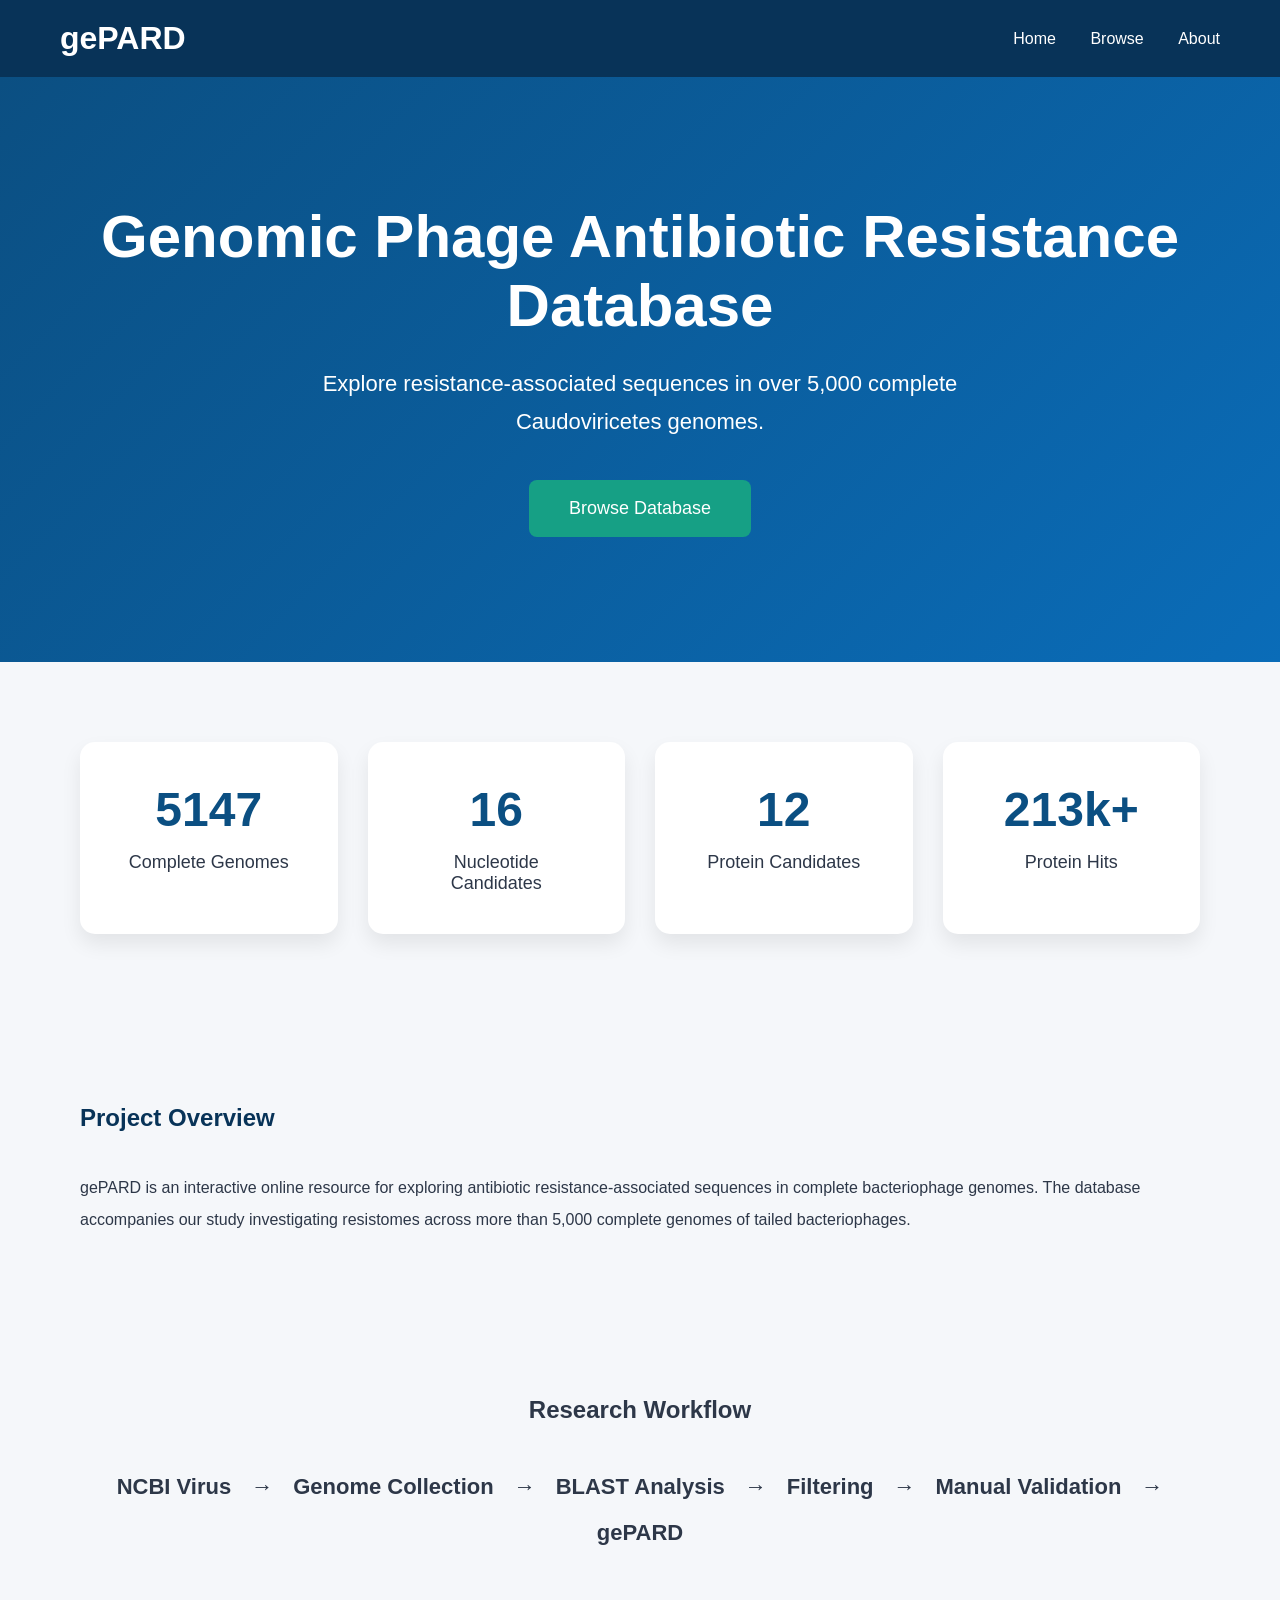
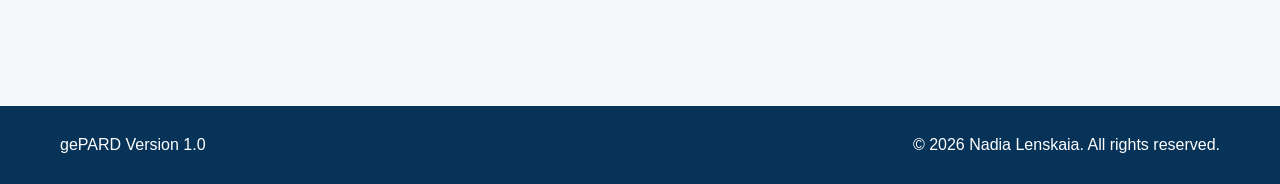
<file: index.html>
<!DOCTYPE html>
<html lang="en">

<head>

    <meta charset="UTF-8">
    <meta name="viewport"
          content="width=device-width, initial-scale=1.0">

    <title>gePARD | Phage Antibiotic Resistance Database</title>

    <link rel="stylesheet"
          href="css/style.css">

</head>

<body>

<header>

    <div class="logo">

        gePARD

    </div>

    <nav>

        <a href="#">Home</a> <!--
        <a href="pages/search.html">Search</a> -->
        <a href="pages/browse.html">Browse</a> <!--
        <a href="pages/statistics.html">Statistics</a>
        <a href="pages/methods.html">Methods</a> -->
        <a href="pages/about.html">About</a>

    </nav>

</header>

<section class="hero">

    <div class="hero-content">

        <h1>
           Genomic Phage Antibiotic Resistance Database
        </h1>

        <p>

            Explore resistance-associated sequences in over
            5,000 complete Caudoviricetes genomes.

        </p>

        <button id="browseButton">

            Browse Database

        </button>

    </div>

</section>

<section class="stats">

    <div class="card">

        <h2>5147</h2>

        <p>Complete Genomes</p>

    </div>

    <div class="card">

        <h2>16</h2>

        <p>Nucleotide Candidates</p>

    </div>

    <div class="card">

        <h2>12</h2>

        <p>Protein Candidates</p>

    </div>

    <div class="card">

        <h2>213k+</h2>

        <p>Protein Hits</p>

    </div>

</section>

<section class="overview">

<h2>

Project Overview

</h2>

<p>

gePARD is an interactive online resource for exploring
antibiotic resistance-associated sequences in complete
bacteriophage genomes. The database accompanies our
study investigating resistomes across more than
5,000 complete genomes of tailed bacteriophages.

</p>

</section>

<section class="workflow">

<h2>

Research Workflow

</h2>

<div class="workflow-box">

NCBI Virus

<span>→</span>

Genome Collection

<span>→</span>

BLAST Analysis

<span>→</span>

Filtering

<span>→</span>

Manual Validation

<span>→</span>

gePARD

</div>

</section>

<footer>

<div>

gePARD Version 1.0

</div>

<div>

© 2026 Nadia Lenskaia. All rights reserved.

</div>

</footer>

<script src="js/database.js"></script>
<script src="js/app.js"></script>

</body>

</html>
</file>
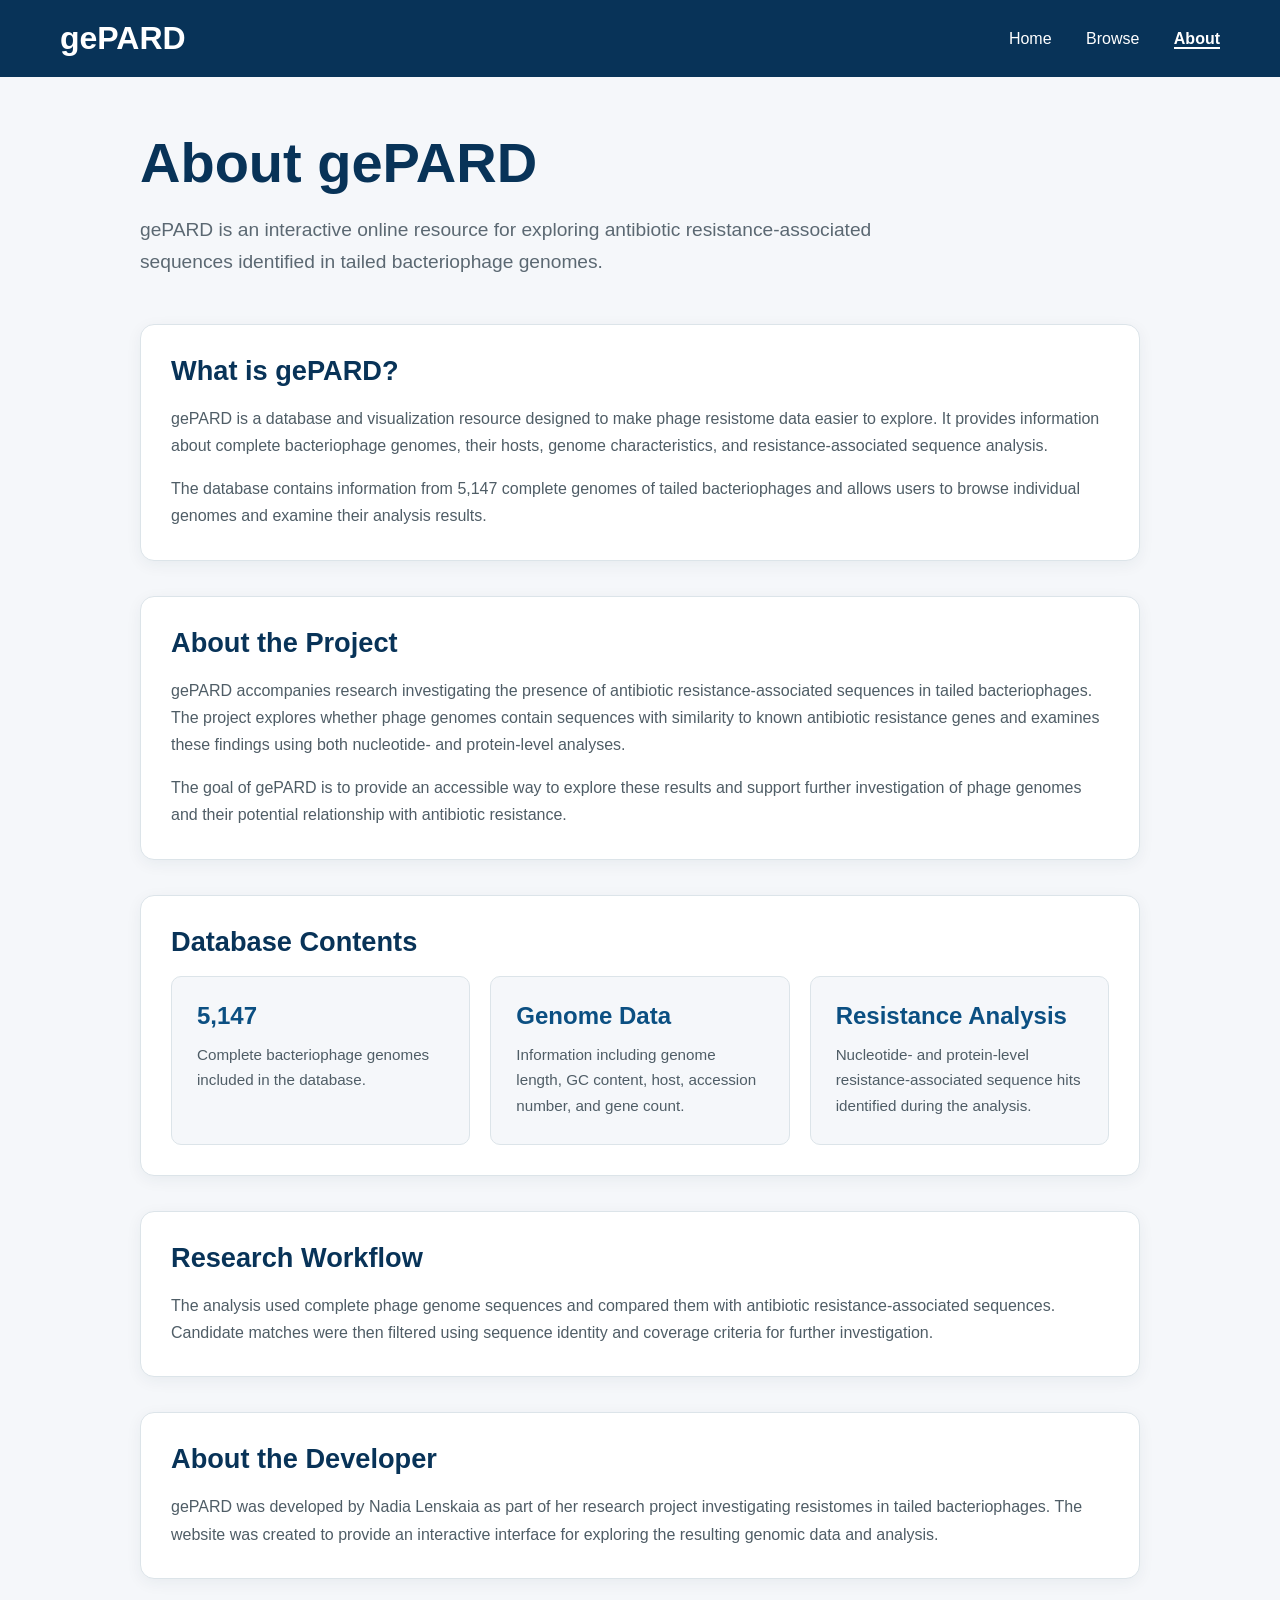
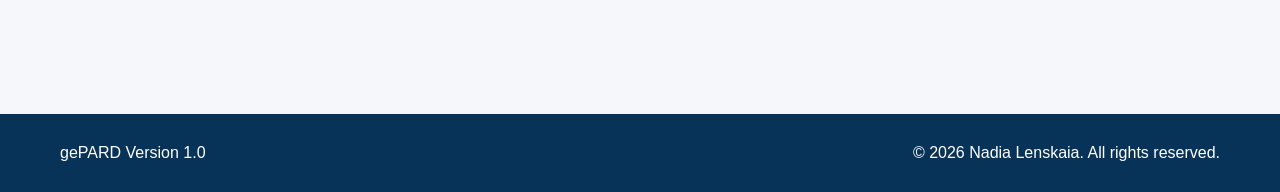
<file: pages/about.html>
<!DOCTYPE html>
<html lang="en">

<head>

    <meta charset="UTF-8">
    <meta name="viewport"
          content="width=device-width, initial-scale=1.0">

    <title>About | gePARD</title>

    <link rel="stylesheet"
          href="../css/style.css">

</head>

<body>

<header>

    <a href="../index.html" class="logo">
        gePARD
    </a>

    <nav aria-label="Main navigation">

        <a href="../index.html">
            Home
        </a>
<!--
        <a href="search.html">
            Search
        </a> -->

        <a href="browse.html">
            Browse
        </a>
<!--
        <a href="statistics.html">
            Statistics
        </a>

        <a href="methods.html">
            Methods
        </a> -->

        <a
            href="about.html"
            class="active"
            aria-current="page">
            About
        </a>

    </nav>

</header>


<main class="about-page">

    <section class="about-intro">
<!--
        <p class="page-label">
            ABOUT gePARD
        </p> -->

        <h1>
            About gePARD
        </h1>

        <p class="about-lead">
            gePARD is an interactive online resource for exploring
            antibiotic resistance-associated sequences identified
            in tailed bacteriophage genomes.
        </p>

    </section>


    <section class="about-section">

        <h2>
            What is gePARD?
        </h2>

        <p>
            gePARD is a database and visualization resource designed
            to make phage resistome data easier to explore. It provides
            information about complete bacteriophage genomes, their
            hosts, genome characteristics, and resistance-associated
            sequence analysis.
        </p>

        <p>
            The database contains information from 5,147 complete
            genomes of tailed bacteriophages and allows users to
            browse individual genomes and examine their analysis
            results.
        </p>

    </section>


    <section class="about-section">

        <h2>
            About the Project
        </h2>

        <p>
            gePARD accompanies research investigating the presence
            of antibiotic resistance-associated sequences in tailed
            bacteriophages. The project explores whether phage genomes
            contain sequences with similarity to known antibiotic
            resistance genes and examines these findings using both
            nucleotide- and protein-level analyses.
        </p>

        <p>
            The goal of gePARD is to provide an accessible way to
            explore these results and support further investigation
            of phage genomes and their potential relationship with
            antibiotic resistance.
        </p>

    </section>


    <section class="about-section">

        <h2>
            Database Contents
        </h2>

        <div class="about-grid">

            <div class="about-card">

                <h3>
                    5,147
                </h3>

                <p>
                    Complete bacteriophage genomes included in the
                    database.
                </p>

            </div>


            <div class="about-card">

                <h3>
                    Genome Data
                </h3>

                <p>
                    Information including genome length, GC content,
                    host, accession number, and gene count.
                </p>

            </div>


            <div class="about-card">

                <h3>
                    Resistance Analysis
                </h3>

                <p>
                    Nucleotide- and protein-level resistance-associated
                    sequence hits identified during the analysis.
                </p>

            </div>

        </div>

    </section>


    <section class="about-section">

        <h2>
            Research Workflow
        </h2>

        <p>
            The analysis used complete phage genome sequences and
            compared them with antibiotic resistance-associated
            sequences. Candidate matches were then filtered using
            sequence identity and coverage criteria for further
            investigation.
        </p>
<!--
        <p>
            More information about the data processing and analysis
            is available on the
            <a href="methods.html">Methods</a>
            page.
        </p> -->

    </section>


    <section class="about-section">

        <h2>
            About the Developer
        </h2>

        <p>
            gePARD was developed by Nadia Lenskaia as part of her research project
            investigating resistomes in tailed bacteriophages.
            The website was created to provide an interactive
            interface for exploring the resulting genomic data
            and analysis.
        </p>

    </section>

<!--
    <section class="about-section about-contact">

        <h2>
            Learn More
        </h2>

        <p>
            Explore the database using the
            <a href="browse.html">Browse</a>
            page, search for individual genomes using
            <a href="search.html">Search</a>,
            or learn more about the analysis through the
            <a href="methods.html">Methods</a>
            page.
        </p>

    </section> -->

</main>


<footer>

    <div>
        gePARD Version 1.0
    </div>

    <div>
        © 2026 Nadia Lenskaia. All rights reserved.
    </div>

</footer>

</body>

</html>
</file>
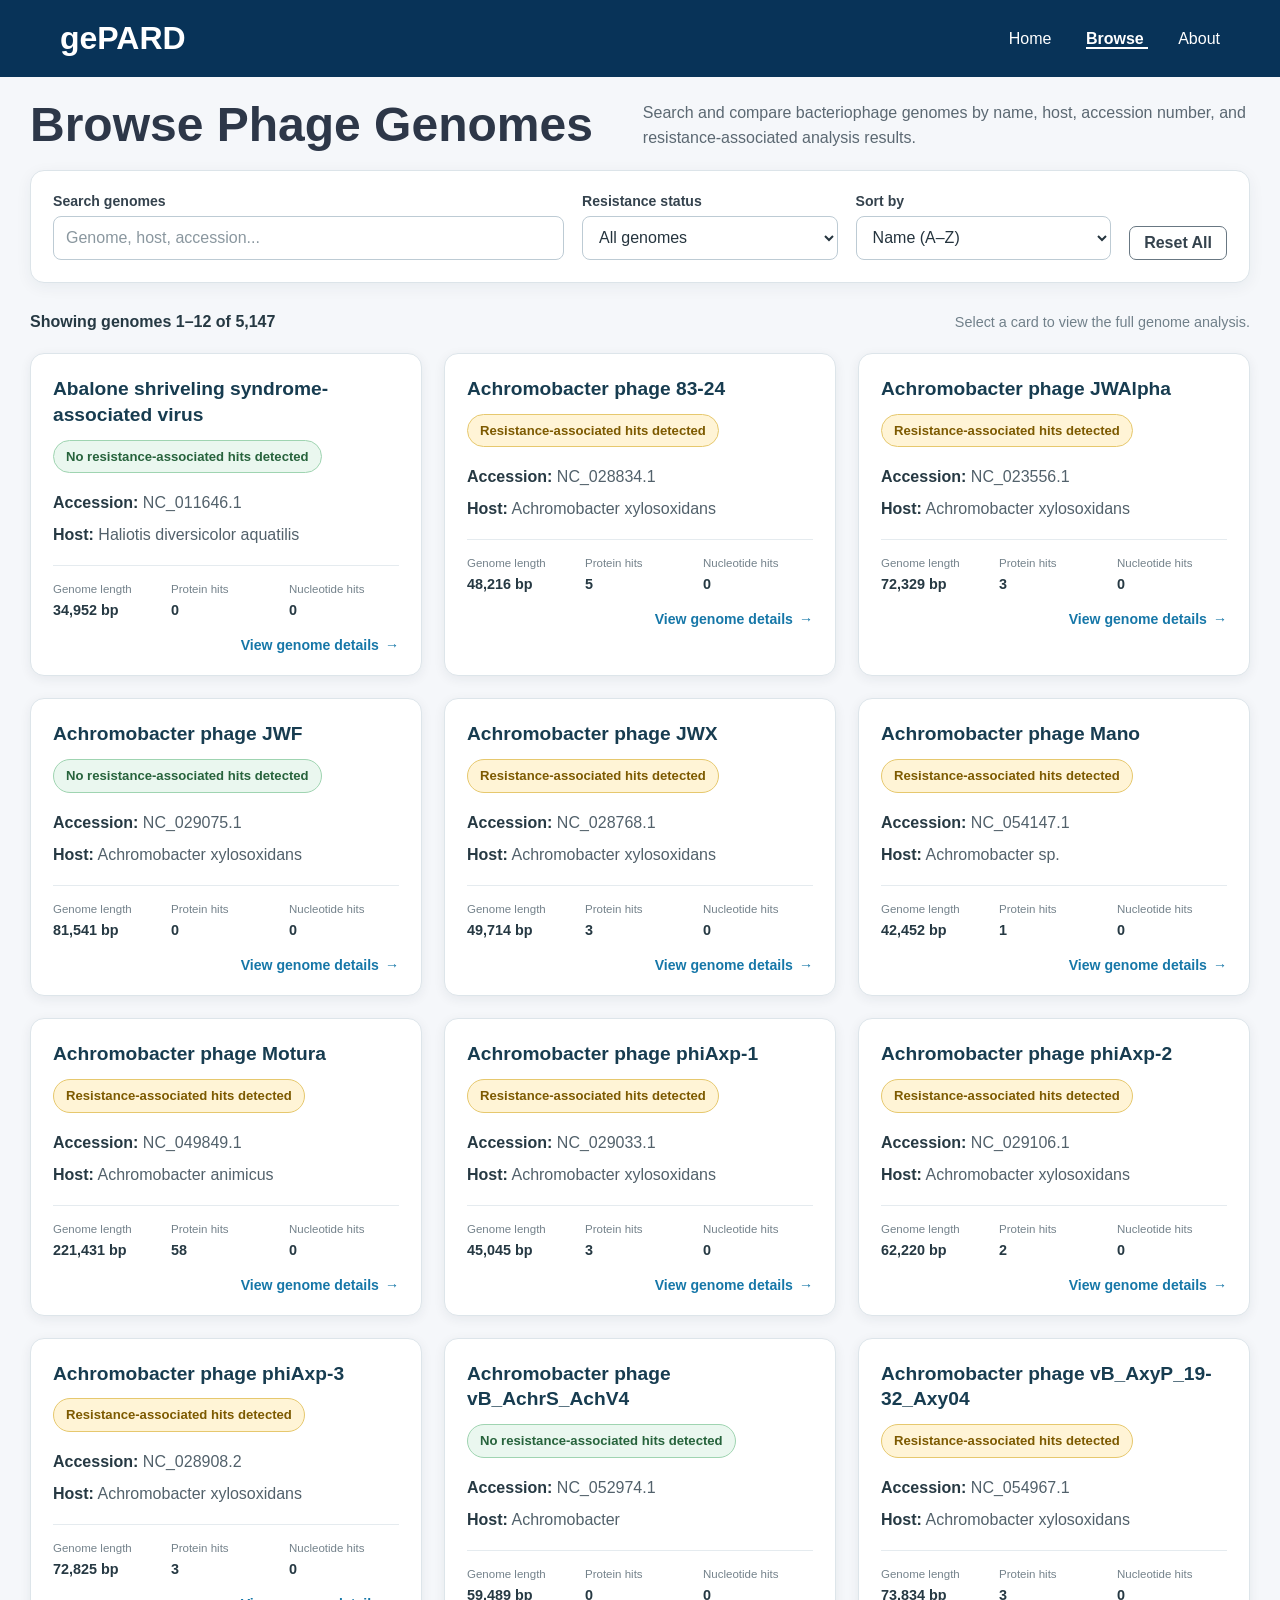
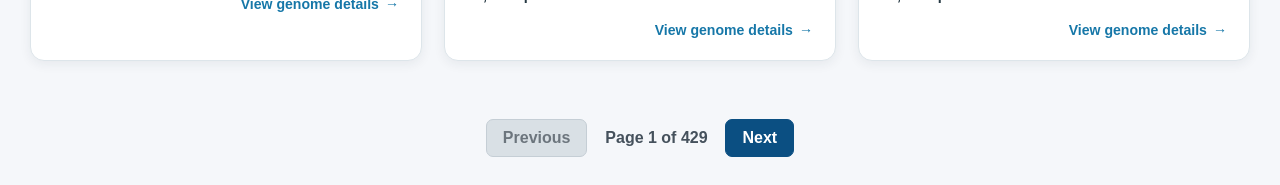
<file: pages/browse.html>
<!DOCTYPE html>
<html lang="en">

<head>

    <meta charset="UTF-8">
    <meta name="viewport" content="width=device-width, initial-scale=1.0">

    <title>Browse Genomes | gePARD</title>

    <link rel="stylesheet" href="../css/style.css">

</head>

<body>

<header>

    <a href="../index.html" class="logo">
        gePARD
    </a>

    <nav aria-label="Main navigation">

        <a href="../index.html">
            Home
        </a>
<!--
        <a href="search.html">
            Search
        </a> -->

        <a
            href="browse.html"
            class="active"
            aria-current="page">
            Browse
        </a>
<!--
        <a href="statistics.html">
            Statistics
        </a>

        <a href="methods.html">
            Methods
        </a> -->

        <a href="about.html">
            About
        </a>

    </nav>

</header>

<main>

    <section class="browse-intro">

        <h1>Browse Phage Genomes</h1>

        <p class="browse-description">
            Search and compare bacteriophage genomes by name, host,
            accession number, and resistance-associated analysis results.
        </p>

    </section>

    <section class="browse-toolbar">

        <div class="browse-controls">

            <div class="control-group search-control">

                <label for="searchInput">
                    Search genomes
                </label>

                <input
                    type="search"
                    id="searchInput"
                    placeholder="Genome, host, accession..."
                    autocomplete="off">

            </div>

            <div class="control-group">

                <label for="hitFilter">
                    Resistance status
                </label>

                <select id="hitFilter">

                    <option value="all">
                        All genomes
                    </option>

                    <option value="anyHits">
                        Any resistance-associated hits
                    </option>

                    <option value="proteinHits">
                        Protein hits
                    </option>

                    <option value="nucleotideHits">
                        Nucleotide hits
                    </option>

                    <option value="highConfidence">
                        High-confidence candidates
                    </option>

                    <option value="noHits">
                        No detected hits
                    </option>

                </select>

            </div>

            <div class="control-group">

                <label for="sortSelect">
                    Sort by
                </label>

                <select id="sortSelect">

                    <option value="nameAsc">
                        Name (A–Z)
                    </option>

                    <option value="nameDesc">
                        Name (Z–A)
                    </option>

                    <option value="lengthDesc">
                        Longest Genome
                    </option>

                    <option value="lengthAsc">
                        Shortest Genome
                    </option>

                    <option value="proteinDesc">
                        Most Protein Hits
                    </option>

                    <option value="nucleotideDesc">
                        Most Nucleotide Hits
                    </option>

                </select>

            </div>

            <button
                type="button"
                id="resetBrowseButton"
                class="reset-browse-button">
                Reset All
            </button>

        </div>   

    </section>

    <div class="results-header">

        <p
            id="genomeCount"
            aria-live="polite">
        </p>

        <p class="results-hint">
            Select a card to view the full genome analysis.
        </p>

    </div>

    <div id="genomeContainer"></div>

    <div id="paginationControls"></div>

</main>

<script src="../js/database.js"></script>
<script src="../js/browse.js"></script>

</body>

</html>
</file>
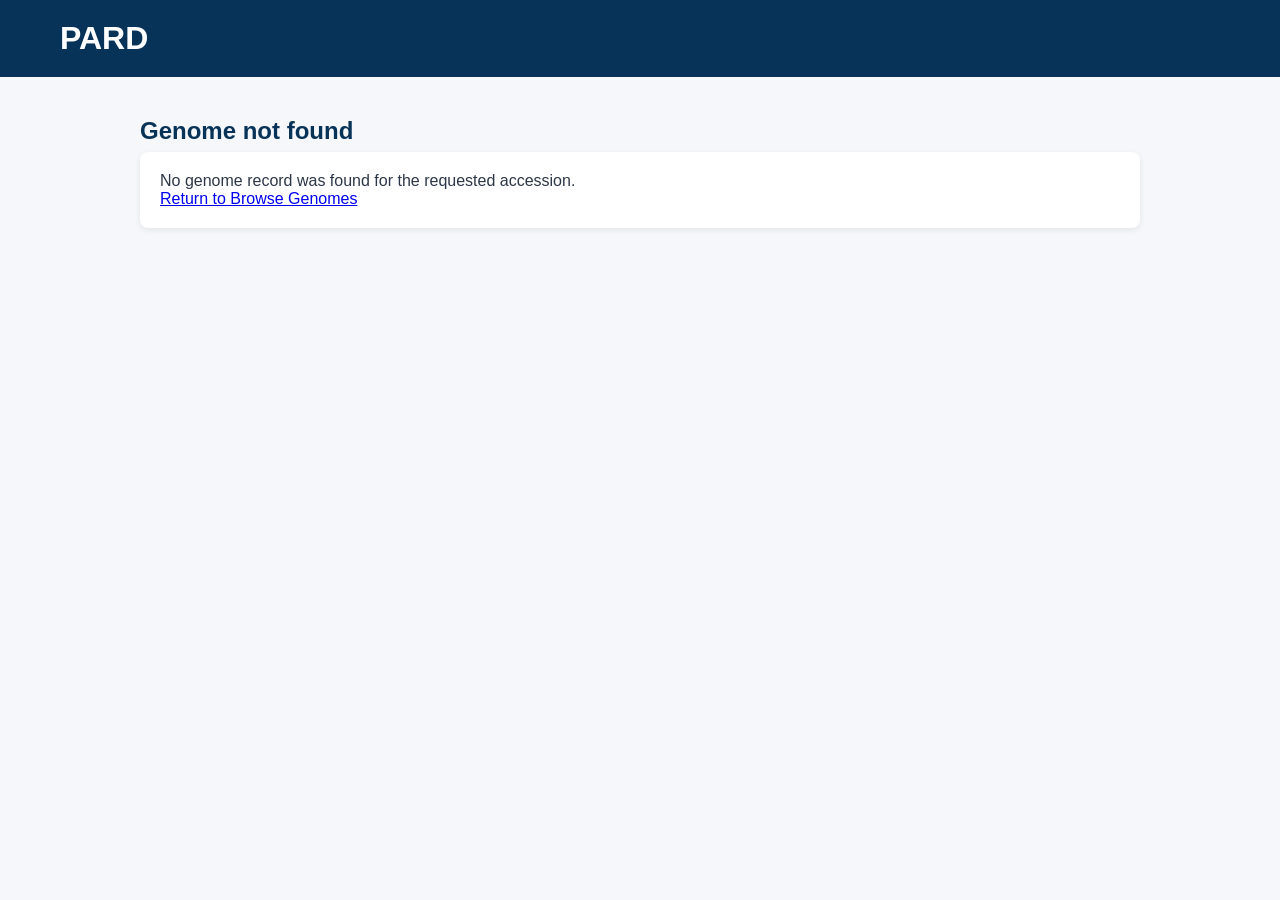
<file: pages/genome.html>
<!DOCTYPE html>

<html lang="en">

<head>

    <meta charset="UTF-8">

    <title>Genome Details | PARD</title>

    <link rel="stylesheet" href="../css/style.css">

</head>

<body>

<header>

    <h1>PARD</h1>

</header>

<main class="genome-page">

    <h2 id="genomeTitle">Loading...</h2>

    <p id="genomeAccession" class="genome-accession"></p>

    <div id="genomeContent"></div>

</main>

<script src="../js/database.js"></script>
<script src="../js/genome.js"></script>

</body>

</html>
</file>
<file: css/style.css>
*{
    margin:0;
    padding:0;
    box-sizing:border-box;
}

body{

    font-family:Arial,Helvetica,sans-serif;

    background:#f5f7fa;

    color:#2d3748;

}

header {

    display: flex;

    justify-content: space-between;

    align-items: center;

    padding: 20px 60px;

    background: #083358;

    color: white;

    position: sticky;

    top: 0;

    z-index: 1000;

}

.logo{

    color:white;

    text-decoration: none;

    font-size:32px;

    font-weight:bold;

}

nav a{

    color:white;

    text-decoration:none;

    margin-left:30px;

    transition:.3s;

}

nav a:hover{

    color:#80d4ff;

}

nav a.active {
    font-weight: 700;
    border-bottom: 2px solid currentColor;
}

.hero{

    height:65vh;

    display:flex;

    justify-content:center;

    align-items:center;

    text-align:center;

    background:linear-gradient(135deg,#0b4f82,#0a6cb8);

    color:white;

}

.hero h1{

    font-size:60px;

    margin-bottom:25px;

}

.hero p{

    width:700px;

    max-width:90%;

    margin:auto;

    line-height:1.7;

    font-size:22px;

}

.hero button{

    margin-top:40px;

    padding:18px 40px;

    border:none;

    border-radius:8px;

    background:#16a085;

    color:white;

    font-size:18px;

    cursor:pointer;

}

.hero button:hover{

    background:#1abc9c;

}

.stats{

    display:grid;

    grid-template-columns:repeat(4,1fr);

    gap:30px;

    padding:80px;

}

.card{

    background:white;

    padding:40px;

    border-radius:15px;

    text-align:center;

    box-shadow:0 10px 20px rgba(0,0,0,.08);

}

.card h2{

    font-size:48px;

    color:#0b4f82;

}

.card p{

    margin-top:15px;

    font-size:18px;

}

.overview{

    padding:80px;

    line-height:2;

}

.overview h2{

    color:#083358;

    margin-bottom:30px;

}

.workflow{

    padding:80px;

    text-align:center;

}

.workflow h2{

    margin-bottom:50px;

}

.workflow-box{

    display:flex;

    justify-content:center;

    align-items:center;

    gap:20px;

    flex-wrap:wrap;

    font-size:22px;

    font-weight:bold;

}

footer{

    margin-top:80px;

    background:#083358;

    color:white;

    display:flex;

    justify-content:space-between;

    padding:30px 60px;

}

@media(max-width:900px){

.stats{

grid-template-columns:1fr 1fr;

}

.hero h1{

font-size:42px;

}

}

@media(max-width:600px){

.stats{

grid-template-columns:1fr;

}

header{

flex-direction:column;

}

nav{

margin-top:20px;

}

.genome-actions {
    flex-direction: column;
    align-items: stretch;
}

.action-button {
    text-align: center;
}

}

#genomeContainer {
    display: grid;

    grid-template-columns:
        repeat(auto-fit, minmax(290px, 1fr));

    gap: 22px;
    padding: 22px 30px 30px;
}

.genome-card {
    position: relative;

    padding: 22px;

    background: white;
    border: 1px solid #dde5ea;
    border-radius: 14px;

    box-shadow: 0 3px 12px rgba(26, 48, 62, 0.07);

    cursor: pointer;

    transition:
        transform 0.18s ease,
        box-shadow 0.18s ease,
        border-color 0.18s ease;
}

.genome-card:hover {
    transform: translateY(-4px);
    border-color: #9ac9df;
    box-shadow: 0 10px 24px rgba(26, 48, 62, 0.13);
}

.genome-card:focus-visible {
    outline: 3px solid rgba(11, 79, 130, 0.35);
    outline-offset: 4px;

    transform: translateY(-4px);
    border-color: #9ac9df;

    box-shadow: 0 10px 24px rgba(26, 48, 62, 0.13);
}

.genome-card h2 {
    margin: 0 0 12px;

    color: #173c50;

    font-size: 1.2rem;
    line-height: 1.35;
}

.genome-card p {
    margin: 8px 0;

    color: #52616b;

    line-height: 1.5;
}

.genome-card strong {
    color: #263943;
}

.info-row {
    display: grid;
    grid-template-columns: 180px minmax(0, 1fr);
    gap: 20px;
    padding: 10px 0;
    border-bottom: 1px solid #ddd;
}

@media (max-width: 600px) {

    .info-row {
        grid-template-columns: 1fr;
        gap: 4px;
    }

}

.info-row:last-child {
    border-bottom: none;
}

.info-label {

    font-weight: bold;

}

.info-value {
    color: #333;
    overflow-wrap: anywhere;
}

.info-value a {
    color: #0b4f82;
    text-decoration: none;
    font-weight: 600;
}

.info-value a:hover {
    text-decoration: underline;
}

.browse-controls {
    display: grid;

    grid-template-columns:
        minmax(240px, 2fr)
        minmax(180px, 1fr)
        minmax(180px, 1fr)
        auto;

    gap: 18px;
    align-items: end;
}

.browse-controls input,
.browse-controls select {
    width: 100%;
    min-height: 44px;
    padding: 10px 12px;

    border: 1px solid #bdcbd4;
    border-radius: 8px;

    background: white;
    color: #25343e;

    font: inherit;
}

.browse-controls input::placeholder {
    color: #8a979f;
}

.control-group {
    display: flex;
    flex-direction: column;
    gap: 7px;
}

.control-group label {
    color: #34424d;
    font-size: 0.88rem;
    font-weight: 700;
}

.genome-section {

    background: white;

    padding: 20px;

    margin-bottom: 25px;

    border-radius: 8px;

    box-shadow: 0 2px 6px rgba(0,0,0,0.08);

}

.genome-section h3 {

    margin-top: 0;

    margin-bottom: 15px;

    border-bottom: 2px solid #083358;

    padding-bottom: 8px;

}

.analysis-status {
    display: inline-block;
    margin-bottom: 18px;
    padding: 7px 12px;
    border-radius: 999px;
    font-size: 0.9rem;
    font-weight: bold;
}

.genome-card .analysis-status {
    margin-bottom: 10px;
    font-size: 0.82rem;
    line-height: 1.35;
    white-space: normal;
}

.status-high {
    background: #fbe9e7;
    color: #a93226;
    border: 1px solid #e6b0aa;
}

.status-review {
    background: #fff4d6;
    color: #7d5a00;
    border: 1px solid #e6c86e;
}

.status-none {
    background: #eaf7ef;
    color: #27633c;
    border: 1px solid #9fd4b1;
}

.analysis-note {
    margin-top: 18px;
    padding: 12px;
    background: #f5f7fa;
    border-left: 4px solid #083358;
    line-height: 1.5;
    font-size: 0.92rem;
    color: #4a5568;
}

.genome-page {
    width: min(1000px, calc(100% - 40px));
    margin: 40px auto;
}

.genome-page > h2 {
    margin-bottom: 25px;
    color: #083358;
}

.genome-accession {
    margin-top: -18px;
    margin-bottom: 24px;
    color: #5f6b76;
    font-family: monospace;
    font-size: 1rem;
}

.genome-actions {
    display: flex;
    justify-content: space-between;
    align-items: center;
    gap: 12px;
    margin-bottom: 24px;
}

.action-button {
    display: inline-block;
    padding: 10px 16px;
    border-radius: 7px;
    text-decoration: none;
    font-weight: 600;
    transition:
        background-color 0.2s ease,
        border-color 0.2s ease,
        transform 0.2s ease;
}

.action-button:hover {
    transform: translateY(-1px);
}

.action-primary {
    background: #0b4f82;
    color: white;
    border: 1px solid #0b4f82;
}

.action-primary:hover {
    background: #083358;
    border-color: #083358;
}

.action-secondary {
    background: white;
    color: #0b4f82;
    border: 1px solid #0b4f82;
}

.action-secondary:hover {
    background: #edf5fa;
}

#genomeCount {
    margin: 0;
    color: #263943;
    font-weight: 700;
}

.empty-results {
    max-width: 620px;
    margin: 50px auto;
    padding: 32px;
    text-align: center;
    background: #f7fafc;
    border: 1px solid #d6e0e8;
    border-radius: 10px;
}

.empty-results h2 {
    margin-top: 0;
    margin-bottom: 12px;
    color: #083358;
}

.empty-results p {
    margin-bottom: 22px;
    color: #5f6b76;
    line-height: 1.6;
}

.clear-search-button {
    padding: 10px 18px;
    border: 1px solid #0b4f82;
    border-radius: 7px;
    background: #0b4f82;
    color: white;
    font: inherit;
    font-weight: 600;
    cursor: pointer;
}

.clear-search-button:hover {
    background: #083358;
    border-color: #083358;
}

.clear-search-button:focus-visible {
    outline: 3px solid rgba(11, 79, 130, 0.3);
    outline-offset: 3px;
}

#paginationControls {
    display: flex;
    justify-content: center;
    align-items: center;
    gap: 14px;
    margin-top: 28px;
    margin-bottom: 28px;
}

.pagination-button {
    padding: 9px 16px;
    border: 1px solid #0b4f82;
    border-radius: 7px;
    background: #0b4f82;
    color: white;
    font: inherit;
    font-weight: 600;
    cursor: pointer;
}

.pagination-button:hover:not(:disabled) {
    background: #083358;
    border-color: #083358;
}

.pagination-button:disabled {
    background: #d9e0e5;
    border-color: #c5ced5;
    color: #6c757d;
    cursor: not-allowed;
}

.pagination-button:focus-visible {
    outline: 3px solid rgba(11, 79, 130, 0.3);
    outline-offset: 3px;
}

.pagination-information {
    min-width: 110px;
    text-align: center;
    color: #45515c;
    font-weight: 600;
}

.reset-browse-button {
    padding: 7px 14px;
    border: 1px solid #687782;
    border-radius: 7px;
    background: white;
    color: #34424d;
    font: inherit;
    font-weight: 600;
    cursor: pointer;
}

.reset-browse-button:hover {
    background: #edf1f4;
    border-color: #45515c;
}

.reset-browse-button:focus-visible {
    outline: 3px solid rgba(11, 79, 130, 0.3);
    outline-offset: 3px;
}

.browse-load-error {
    max-width: 620px;
    margin: 50px auto;
    padding: 32px;
    text-align: center;
    background: #fff1f0;
    border: 1px solid #e4aaa5;
    border-radius: 10px;
}

.browse-load-error h2 {
    margin-top: 0;
    color: #8f2f27;
}

.browse-load-error p {
    margin-bottom: 0;
    color: #643b38;
    line-height: 1.6;
}

.browse-intro {
    display: grid;

    grid-template-columns:
        minmax(280px, auto)
        minmax(300px, 620px);

    align-items: center;
    justify-content: space-between;
    gap: 50px;

    max-width: none;

    margin: 0 30px 18px;
    padding-top: 22px;
}

.page-label {
    margin-bottom: 8px;
    color: #1677a8;
    font-size: 0.8rem;
    font-weight: 700;
    letter-spacing: 0.12em;
}

.browse-intro h1 {
    margin: 0;

    font-size: clamp(2rem, 4vw, 3rem);
    line-height: 1.1;
}

.browse-description {
    margin: 0;

    max-width: 620px;

    color: #5b6872;

    font-size: 1rem;
    line-height: 1.6;
}

.browse-toolbar {
    margin: 0 30px 30px;
    padding: 22px;

    background: white;
    border: 1px solid #dce4e9;
    border-radius: 14px;

    box-shadow: 0 4px 16px rgba(24, 46, 61, 0.06);
}

.results-header {
    display: flex;
    justify-content: space-between;
    align-items: center;

    gap: 20px;
    margin: 26px 30px 0;
}

.results-hint {
    margin: 0;
    color: #71808a;
    font-size: 0.9rem;
}

.card-metrics {
    display: grid;
    grid-template-columns: repeat(3, 1fr);

    gap: 8px;

    margin-top: 18px;
    padding-top: 16px;

    border-top: 1px solid #e5ebef;
}

.card-metrics > div {
    min-width: 0;
}

.metric-label {
    display: block;

    margin-bottom: 4px;

    color: #74828b;

    font-size: 0.72rem;
    line-height: 1.3;
}

.card-metrics strong {
    font-size: 0.9rem;
}

.card-link {
    display: flex;
    justify-content: flex-end;

    gap: 6px;

    margin-top: 18px;

    color: #1677a8;

    font-size: 0.88rem;
    font-weight: 700;
}

.card-link span {
    transition: transform 0.18s ease;
}

.genome-card:hover .card-link span {
    transform: translateX(3px);
}

@media (max-width: 850px) {

    .browse-intro {
        grid-template-columns: 1fr;
        gap: 12px;
    }

    .browse-description {
        max-width: 680px;
    }

    .browse-controls {
        grid-template-columns: 1fr 1fr;
    }

    .search-control {
        grid-column: 1 / -1;
    }

    .reset-browse-button {
        min-height: 44px;
    }

}

@media (max-width: 650px) {

    .results-header {
        flex-direction: column;
        align-items: flex-start;
        gap: 5px;
    }

}

@media (max-width: 560px) {

    .browse-intro {
        margin-left: 18px;
        margin-right: 18px;
    }

    .browse-toolbar {
        margin-left: 18px;
        margin-right: 18px;
    }

    .results-header {
        margin-left: 18px;
        margin-right: 18px;
    }

    #genomeContainer {
        padding-left: 18px;
        padding-right: 18px;
    }

    .browse-controls {
        grid-template-columns: 1fr;
    }

    .search-control {
        grid-column: auto;
    }

    .reset-browse-button {
        width: 100%;
        min-height: 44px;
    }

}

@media (max-width: 380px) {

    .card-metrics {
        grid-template-columns: 1fr;
    }

}

/* =========================
   ABOUT PAGE
   ========================= */

.about-page {
    width: min(1000px, calc(100% - 40px));
    margin: 0 auto;
    padding: 55px 0 20px;
}

.about-intro {
    margin-bottom: 45px;
}

.about-intro h1 {
    margin: 0 0 20px;

    color: #083358;

    font-size: clamp(2.2rem, 5vw, 3.5rem);
    line-height: 1.1;
}

.about-lead {
    max-width: 780px;

    color: #5b6872;

    font-size: 1.2rem;
    line-height: 1.7;
}

.about-section {
    margin-bottom: 35px;
    padding: 30px;

    background: white;

    border: 1px solid #dce4e9;
    border-radius: 14px;

    box-shadow: 0 4px 16px rgba(24, 46, 61, 0.06);
}

.about-section h2 {
    margin: 0 0 18px;

    color: #083358;

    font-size: 1.7rem;
}

.about-section p {
    margin-bottom: 16px;

    color: #4f5d66;

    line-height: 1.7;
}

.about-section p:last-child {
    margin-bottom: 0;
}

.about-section a {
    color: #0b4f82;

    font-weight: 600;

    text-decoration: none;
}

.about-section a:hover {
    text-decoration: underline;
}

.about-grid {
    display: grid;

    grid-template-columns:
        repeat(3, 1fr);

    gap: 20px;
}

.about-card {
    padding: 25px;

    background: #f5f7fa;

    border: 1px solid #dce4e9;
    border-radius: 10px;
}

.about-card h3 {
    margin: 0 0 12px;

    color: #0b4f82;

    font-size: 1.5rem;
}

.about-card p {
    margin: 0;

    font-size: 0.95rem;
}

.about-contact {
    margin-bottom: 0;
}

@media (max-width: 700px) {

    .about-page {
        width: min(100% - 30px, 1000px);

        padding-top: 35px;
    }

    .about-section {
        padding: 24px;
    }

    .about-grid {
        grid-template-columns: 1fr;
    }

}
</file>
